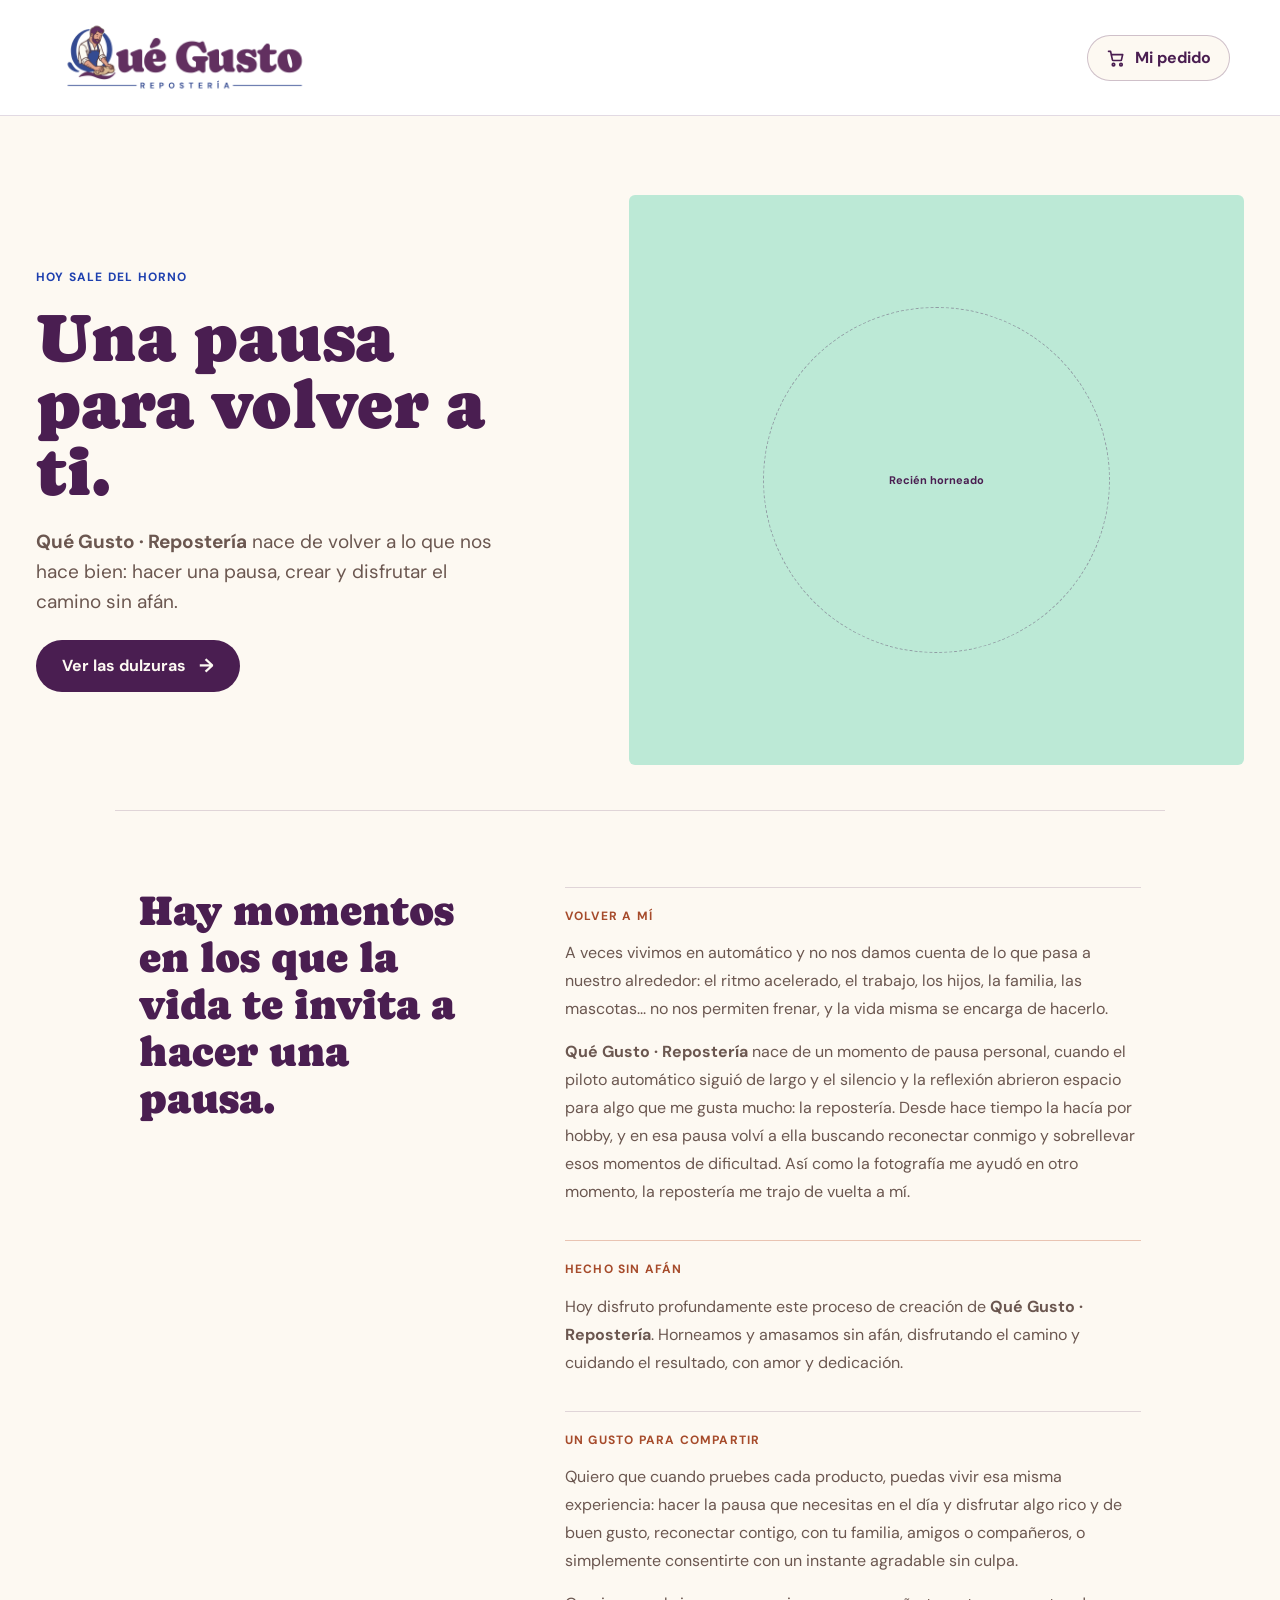
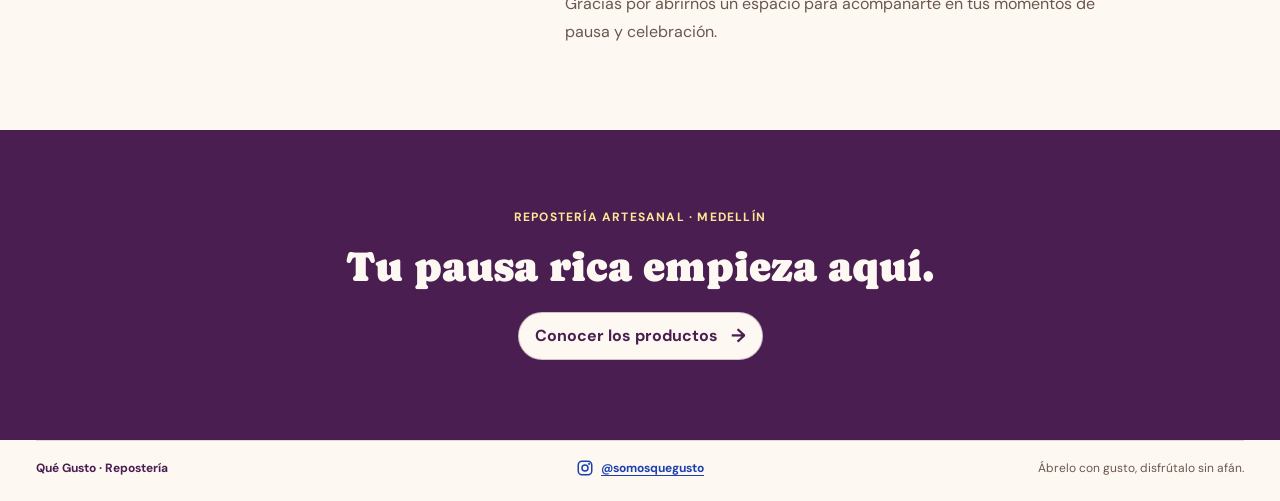
<file: index.html>
<!DOCTYPE html>
<html lang="es">
  <head>
    <meta charset="UTF-8">
    <meta name="viewport" content="width=device-width, initial-scale=1">
    <meta name="theme-color" content="#FDF9F2">
    <link rel="icon" type="image/png" href="./isotipo-artesano-transparente.png">
    <meta name="description" content="Repostería artesanal hecha con gusto en Medellín. Elige tus favoritos y escríbenos para armar tu pedido.">
    <link rel="preconnect" href="https://fonts.googleapis.com">
    <link rel="preconnect" href="https://fonts.gstatic.com" crossorigin>
    <link href="https://fonts.googleapis.com/css2?family=Caprasimo&family=DM+Sans:wght@400;500;600;700&display=swap" rel="stylesheet">
    <title>Qué Gusto · Repostería</title>
    <link rel="stylesheet" href="./styles.css">
  </head>
  <body>
    <div id="app" class="qg-surface"></div>
    <script type="module" src="./app.js"></script>
  </body>
</html>
</file>
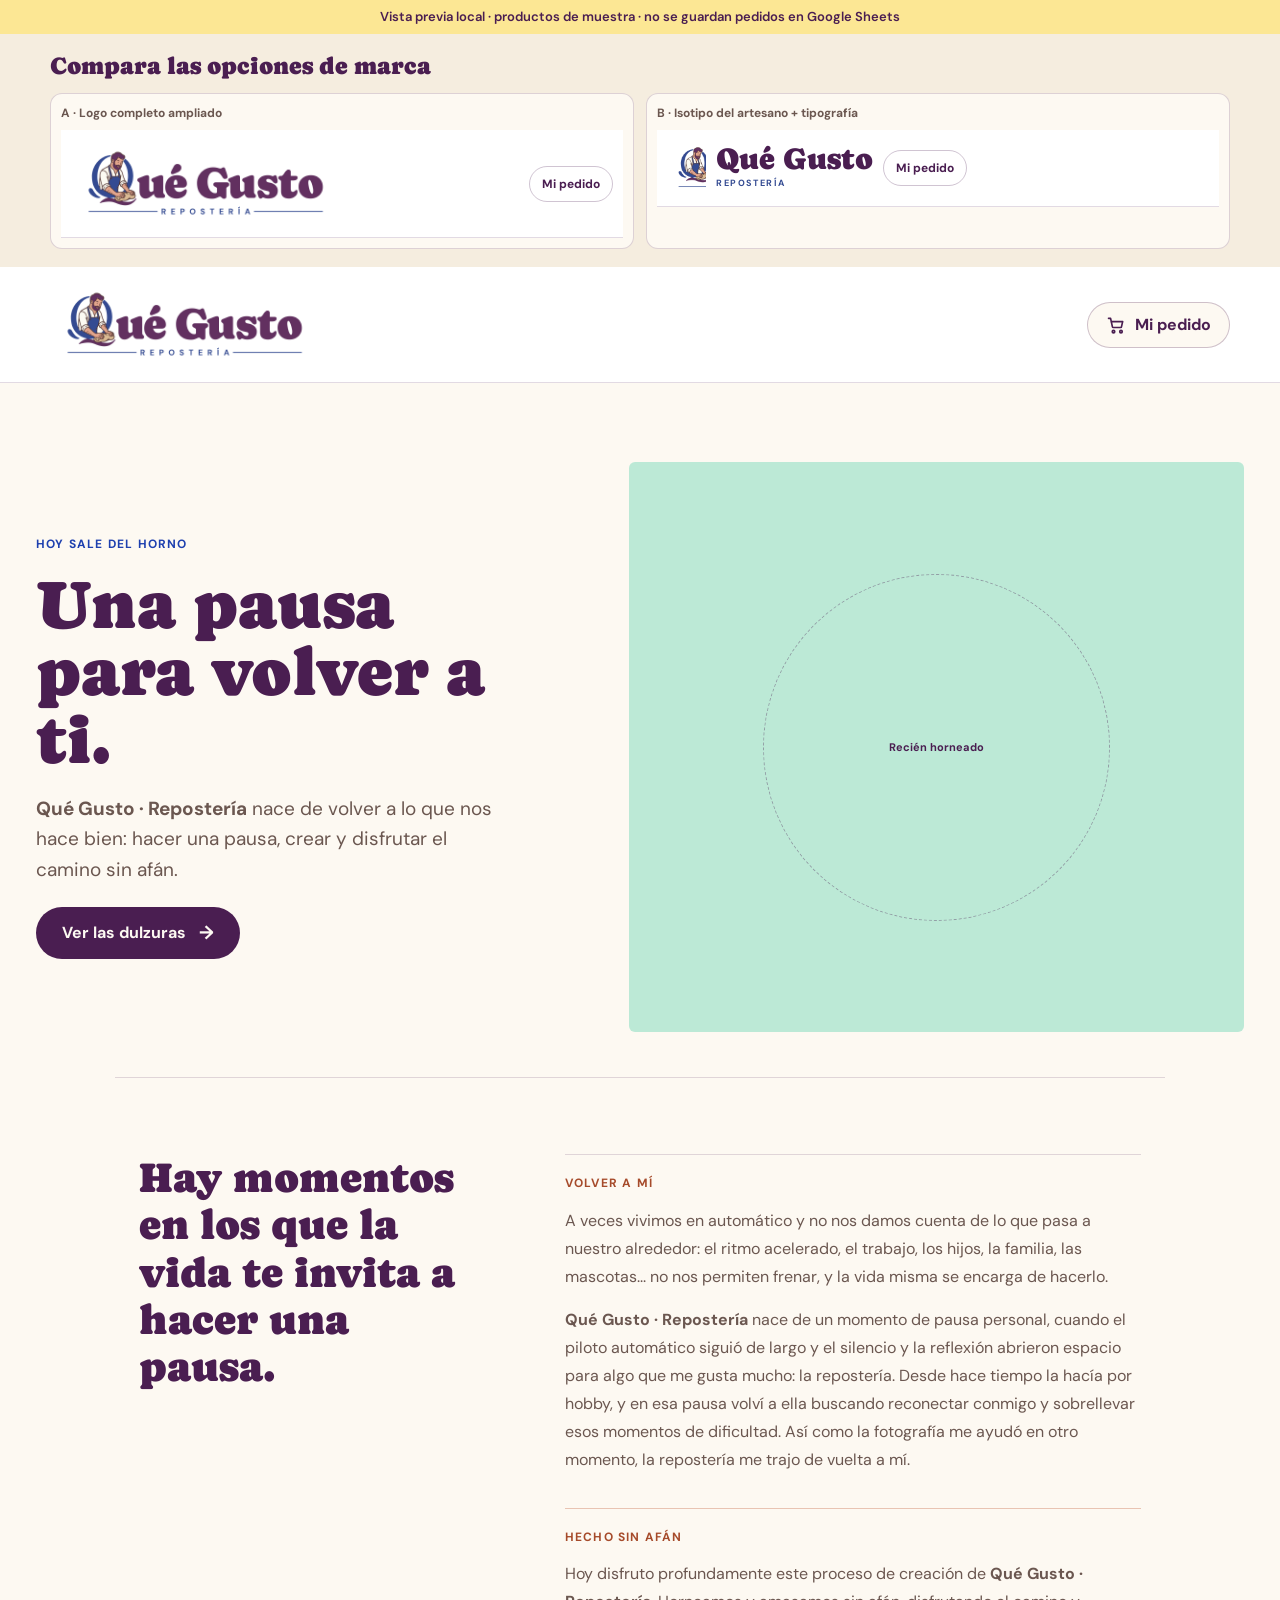
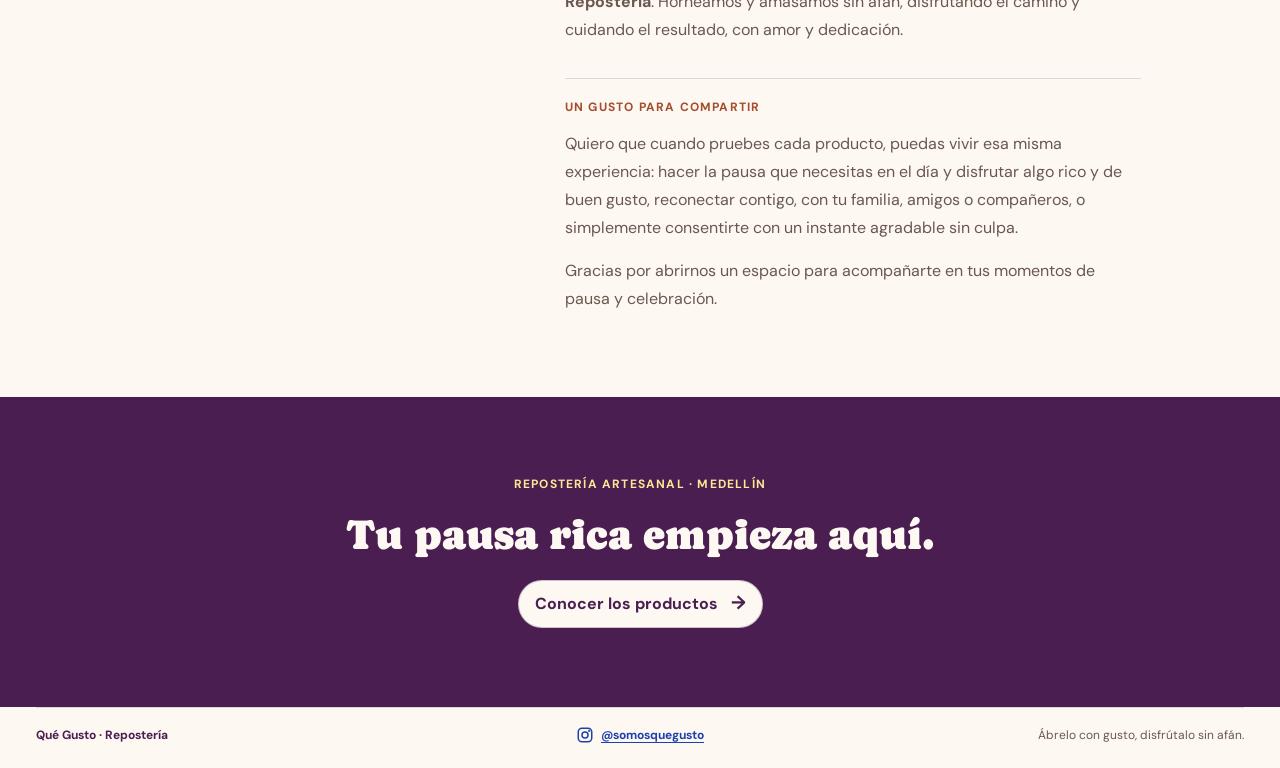
<file: preview.html>
<!DOCTYPE html>
<html lang="es">
<head>
  <meta charset="UTF-8">
  <meta name="viewport" content="width=device-width, initial-scale=1">
  <meta name="theme-color" content="#FDF9F2">
  <link rel="icon" type="image/png" href="./isotipo-artesano-transparente.png">
  <title>Vista previa · Qué Gusto · Repostería</title>
  <link rel="preconnect" href="https://fonts.googleapis.com">
  <link rel="preconnect" href="https://fonts.gstatic.com" crossorigin>
  <link href="https://fonts.googleapis.com/css2?family=Caprasimo&family=DM+Sans:wght@400;500;600;700&display=swap" rel="stylesheet">
  <style>
    .preview-notice {
      position: relative;
      z-index: 20;
      padding: 8px 16px;
      background: #FCE794;
      color: #4A1E51;
      font: 600 13px/1.4 "DM Sans", sans-serif;
      text-align: center;
    }
    .preview-error {
      margin: 24px;
      border: 1px solid #A64B2B;
      border-radius: 12px;
      padding: 16px;
      color: #842e2a;
      font: 16px/1.5 "DM Sans", sans-serif;
    }
    .brand-options {
      padding: 18px 24px;
      background: #F5EDDF;
      color: #2E1A16;
      font-family: "DM Sans", sans-serif;
    }
    .brand-options__inner { max-width: 1180px; margin: 0 auto; }
    .brand-options__title { margin: 0 0 12px; color: #4A1E51; font: 24px/1.2 "Caprasimo", Georgia, serif; }
    .brand-options__grid { display: grid; grid-template-columns: repeat(2, minmax(0, 1fr)); gap: 12px; }
    .brand-options__card { min-width: 0; border: 1px solid rgb(74 30 81 / 18%); border-radius: 12px; padding: 10px; background: #FDF9F2; }
    .brand-options__label { margin: 0 0 8px; color: #6B5750; font-size: 12px; font-weight: 700; }
    .brand-options__sample { display: flex; min-height: 76px; align-items: center; justify-content: space-between; gap: 10px; border-bottom: 1px solid rgb(74 30 81 / 16%); padding: 8px 10px; background: #fff; }
    .brand-options__full-logo { display: block; width: auto; height: 91.2384px; }
    .brand-options__sample--type { justify-content: flex-start; }
    .brand-options__mark { position: relative; width: 39.2px; height: 60px; flex: none; overflow: hidden; }
    .brand-options__mark img { position: absolute; top: 0; left: 0; display: block; width: auto; max-width: none; height: 60px; }
    .brand-options__wordmark { display: flex; flex-direction: column; color: #4A1E51; }
    .brand-options__wordmark strong { font: 30px/.95 "Caprasimo", Georgia, serif; }
    .brand-options__wordmark span { margin-top: 4px; color: #344B92; font-size: 9px; font-weight: 700; letter-spacing: .16em; text-transform: uppercase; }
    .brand-options__action { flex: none; border: 1px solid rgb(74 30 81 / 26%); border-radius: 999px; padding: 8px 12px; color: #4A1E51; font-size: 12px; font-weight: 700; }
    @media (max-width: 640px) {
      .brand-options { padding: 14px 16px; }
      .brand-options__grid { grid-template-columns: 1fr; }
      .brand-options__title { font-size: 21px; }
    }
  </style>
</head>
<body>
  <div class="preview-notice">Vista previa local · productos de muestra · no se guardan pedidos en Google Sheets</div>
  <section class="brand-options" aria-labelledby="brand-options-title">
    <div class="brand-options__inner">
      <h1 class="brand-options__title" id="brand-options-title">Compara las opciones de marca</h1>
      <div class="brand-options__grid">
        <article class="brand-options__card">
          <h2 class="brand-options__label">A · Logo completo ampliado</h2>
          <div class="brand-options__sample">
            <img class="brand-options__full-logo" src="./logo-A-blanco.png" alt="Logo completo de Qué Gusto · Repostería">
            <span class="brand-options__action">Mi pedido</span>
          </div>
        </article>
        <article class="brand-options__card">
          <h2 class="brand-options__label">B · Isotipo del artesano + tipografía</h2>
          <div class="brand-options__sample brand-options__sample--type">
            <span class="brand-options__mark" aria-hidden="true"><img src="./logo-A-blanco.png" alt=""></span>
            <span class="brand-options__wordmark"><strong>Qué Gusto</strong><span>Repostería</span></span>
            <span class="brand-options__action">Mi pedido</span>
          </div>
        </article>
      </div>
    </div>
  </section>
  <div id="app" class="qg-surface"></div>
  <script>
    const sampleProducts = [
      {
        id: 'demo-cookie',
        nombre: 'Cookie doble chocolate',
        categoria: 'Qué Cookies',
        descripcion: 'Suave por dentro, con chocolate y hecha con mantequilla real.',
        precio: 12000,
        imagen: ''
      },
      {
        id: 'demo-roll',
        nombre: 'Rollo de canela',
        categoria: 'Qué Rollos',
        descripcion: 'Masa tierna, canela aromática y glaseado artesanal.',
        precio: 14000,
        imagen: ''
      },
      {
        id: 'demo-cake',
        nombre: 'Bizcocho de vainilla',
        categoria: 'Qué Bizcocho',
        descripcion: 'Horneado a su tiempo para acompañar una pausa rica.',
        precio: 28000,
        imagen: ''
      }
    ];

    const realFetch = window.fetch.bind(window);
    window.fetch = async (url, options = {}) => {
      if (String(url).includes('script.google.com')) {
        if (options.method === 'POST') {
          const payload = JSON.parse(options.body || '{}');
          return new Response(JSON.stringify({
            status: 'success',
            orderId: 'QG-DEMO-0001',
            fecha: payload.datos && payload.datos.fechaEntrega,
            avisos: []
          }), { status: 200, headers: { 'Content-Type': 'application/json' } });
        }
        await new Promise((resolve) => window.setTimeout(resolve, 100));
        return new Response(JSON.stringify(sampleProducts), {
          status: 200,
          headers: { 'Content-Type': 'application/json' }
        });
      }
      return realFetch(url, options);
    };
  </script>
  <link rel="stylesheet" href="./styles.css">
  <script type="module" src="./app.js"></script>
</body>
</html>
</file>
<file: styles.css>
:root {
  --surface: #FDF9F2;
  --surface-sunken: #F5EDDF;
  --surface-inverse: #4A1E51;
  --ink: #2E1A16;
  --ink-soft: #6B5750;
  --ink-brand: #4A1E51;
  --ink-on-inverse: #FDF9F2;
  --action: #4A1E51;
  --action-hover: #5C2764;
  --action-pressed: #3A1741;
  --on-action: #FDF9F2;
  --link: #1E40AF;
  --link-hover: #173292;
  --ink-eyebrow: #1E40AF;
  --accent-fresh: #BCE9D6;
  --on-accent-fresh: #4A1E51;
  --accent-warm: #C25E3A;
  --accent-warm-text: #A64B2B;
  --accent-on-inverse: #FCE794;
  --border-strong: #4A1E51;
  --hairline: rgb(74 30 81 / 16%);
  --focus-ring: #1E40AF;
  --focus-ring-inverse: #BCE9D6;
  --line-inmediata: #FCE794;
  --line-experiencia: #BCE9D6;
  --line-regalo: #F7B5CD;
  --line-gourmet: #8EA873;
  --success-bg: #BCE9D6;
  --on-success: #4A1E51;
  --notice-bg: #FCE794;
  --error: #A64B2B;
  --disabled-bg: #EDE4D4;
  --disabled-ink: #685c63;
  --scrim: rgb(46 26 22 / 56%);
  --space-1: 4px;
  --space-2: 8px;
  --space-3: 12px;
  --space-4: 16px;
  --space-5: 24px;
  --space-6: 32px;
  --space-7: 48px;
  --space-8: 64px;
  --radius-sm: 8px;
  --radius-md: 16px;
  --radius-lg: 24px;
  --radius-xl: 32px;
  --radius-pill: 999px;
  --shadow-overlay: 0 12px 32px rgb(46 26 22 / 18%);
  --touch-target: 48px;
  --control-height: 52px;
  --icon-md: 24px;
  --logo-height: 91.2384px;
  --border-hairline: 1px;
  --border-control: 2px;
  --focus-ring-width: 3px;
  --z-sticky: 10;
  --font-display: "Caprasimo", Georgia, serif;
  --font-body: "DM Sans", system-ui, -apple-system, "Segoe UI", sans-serif;
}

* { box-sizing: border-box; }
html { -webkit-text-size-adjust: 100%; scroll-behavior: smooth; }
body { margin: 0; background: var(--surface); color: var(--ink); font-family: var(--font-body); font-size: 16px; line-height: 1.5; }
h1, h2, h3, p, ul { margin: 0; }
a { color: var(--link); }
a:hover { color: var(--link-hover); }
button, input, select, textarea { font: inherit; }
button { cursor: pointer; }
button:disabled { cursor: not-allowed; }
[hidden] { display: none !important; }

.display-hero { font-family: var(--font-display); font-size: 40px; line-height: 1.08; font-weight: 400; }
.heading-lg { font-family: var(--font-display); font-size: 32px; line-height: 1.18; font-weight: 400; }
.heading-md { font-family: var(--font-display); font-size: 24px; line-height: 1.25; font-weight: 400; }
.heading-sm { font-family: var(--font-body); font-size: 20px; line-height: 1.3; font-weight: 700; }
.price { font-family: var(--font-body); font-size: 22px; line-height: 1.2; font-weight: 700; }
.body-lg { font-size: 18px; line-height: 1.55; }
.body { font-size: 16px; line-height: 1.5; }
.body-strong { font-size: 16px; line-height: 1.5; font-weight: 700; }
.body-sm { font-size: 14px; line-height: 1.45; }
.label { font-size: 14px; line-height: 1.45; font-weight: 700; }
.caption { font-size: 12px; line-height: 1.35; font-weight: 500; }
.eyebrow { font-size: 12px; line-height: 1.35; font-weight: 700; letter-spacing: .1em; }

.wrap { display: flex; max-width: 1120px; flex-direction: column; gap: 24px; margin: 0 auto; padding: 32px 16px 64px; }
.narrow { max-width: 720px; }
.center { align-items: center; text-align: center; }
.row { display: flex; flex-wrap: wrap; align-items: center; gap: 8px; }
.grid { display: grid; grid-template-columns: repeat(auto-fill, minmax(min(100%, 260px), 1fr)); gap: 24px; }
.cols { display: flex; flex-wrap: wrap; align-items: flex-start; gap: 32px; }
.cols > * { flex: 1 1 360px; min-width: 0; }
.form { display: flex; flex-direction: column; gap: 16px; }
.bar { position: sticky; bottom: 12px; display: flex; justify-content: center; }
.bar .qg-btn { box-shadow: var(--shadow-overlay); }
.head-inner { display: flex; width: 100%; max-width: 1120px; flex-wrap: wrap; align-items: center; justify-content: space-between; gap: 12px; margin: 0 auto; }
.brand { display: flex; flex-direction: column; color: inherit; text-decoration: none; }
.brand .heading-md { color: var(--ink-brand); }
.muted { color: var(--ink-soft); }
.brandc { color: var(--ink-brand); }

.qg-surface { min-height: 100vh; background: var(--surface); color: var(--ink); font-family: var(--font-body); }
.qg-eyebrow { color: var(--ink-eyebrow); text-transform: uppercase; }
.qg-icon { width: var(--icon-md); height: var(--icon-md); flex: none; fill: none; stroke: currentColor; stroke-width: 2; stroke-linecap: round; stroke-linejoin: round; }
.qg-price { color: var(--accent-warm-text); font-variant-numeric: tabular-nums; white-space: nowrap; }
.qg-sr-only { position: absolute; width: 1px; height: 1px; overflow: hidden; clip: rect(0 0 0 0); white-space: nowrap; }

.qg-hero { position: relative; isolation: isolate; overflow: hidden; display: flex; min-height: 260px; align-items: center; border-radius: var(--radius-xl); padding: clamp(24px, 6vw, 48px); background: var(--accent-fresh); }
.qg-hero::after { position: absolute; z-index: -1; right: -54px; bottom: -96px; width: 250px; height: 250px; border: 2px dashed rgb(74 30 81 / 24%); border-radius: 50%; content: ""; }
.qg-hero__copy { display: flex; max-width: 660px; flex-direction: column; align-items: flex-start; gap: var(--space-3); }
.qg-hero__title { max-width: 620px; font-size: clamp(36px, 7vw, 58px); line-height: 1.03; }
.qg-hero__description { max-width: 500px; color: var(--ink-brand); }
.qg-catalog-section { display: flex; flex-direction: column; gap: var(--space-4); }
.qg-catalog-intro { display: flex; align-items: end; justify-content: space-between; gap: var(--space-4); }
.qg-catalog-intro__copy { display: flex; flex-direction: column; gap: var(--space-2); }
.qg-catalog-intro__aside { max-width: 290px; color: var(--ink-soft); text-align: right; }

.qg-btn { display: inline-flex; min-height: var(--touch-target); align-items: center; justify-content: center; gap: var(--space-2); border: var(--border-control) solid transparent; border-radius: var(--radius-pill); padding: 0 var(--space-5); background: transparent; color: inherit; font-family: var(--font-body); font-size: 16px; font-weight: 700; text-align: center; text-decoration: none; white-space: nowrap; transition: background-color .18s ease-out, border-color .18s ease-out, transform .18s ease-out; }
.qg-btn:active { transform: scale(.98); }
.qg-btn:focus-visible { outline: var(--focus-ring-width) solid var(--focus-ring); outline-offset: 3px; }
.qg-btn--primary { background: var(--action); color: var(--on-action); }
.qg-btn--primary:hover { background: var(--action-hover); color: var(--on-action); }
.qg-btn--primary:active { background: var(--action-pressed); color: var(--on-action); }
.qg-btn--fresh { background: var(--accent-fresh); color: var(--on-accent-fresh); }
.qg-btn--fresh:hover { border-color: var(--border-strong); }
.qg-btn--secondary { border-color: var(--border-strong); color: var(--ink-brand); }
.qg-btn--secondary:hover { background: var(--surface-sunken); }
.qg-btn--ghost { padding: 0 var(--space-3); color: var(--link); }
.qg-btn--ghost:hover { background: var(--surface-sunken); color: var(--link-hover); }
.qg-btn--lg { min-height: var(--control-height); }
.qg-btn--block { display: flex; width: 100%; }
.qg-btn--icon { width: var(--touch-target); padding: 0; }
.qg-btn[disabled], .qg-btn[aria-disabled="true"] { transform: none; border-color: transparent; background: var(--disabled-bg); color: var(--disabled-ink); cursor: not-allowed; }
.on-inverse .qg-btn:focus-visible { outline-color: var(--focus-ring-inverse); }

.qg-tag { display: inline-flex; align-items: center; gap: var(--space-1); border-radius: var(--radius-pill); padding: var(--space-1) var(--space-3); background: var(--surface-sunken); color: var(--ink); }
.qg-tag--inmediata { background: var(--line-inmediata); }
.qg-tag--experiencia { background: var(--line-experiencia); }
.qg-tag--regalo { background: var(--line-regalo); }
.qg-tag--gourmet { background: var(--line-gourmet); }
.qg-tag--selected { background: var(--action); color: var(--on-action); }

.qg-header { position: sticky; z-index: var(--z-sticky); top: 0; display: flex; align-items: center; justify-content: space-between; gap: var(--space-3); border-bottom: var(--border-hairline) solid var(--hairline); padding: var(--space-2) var(--space-4); background: var(--surface); }
.qg-header__logo { display: block; width: auto; height: var(--logo-height); }
.qg-header__title { flex: 1; min-width: 0; }
.qg-cartbtn { position: relative; }
.qg-cartbtn__count { position: absolute; top: -4px; right: -4px; display: inline-flex; min-width: var(--space-5); height: var(--space-5); align-items: center; justify-content: center; border-radius: var(--radius-pill); padding: 0 var(--space-1); background: var(--accent-warm-text); color: var(--on-action); font-variant-numeric: tabular-nums; }
.qg-cartbtn__count.is-bump { animation: qg-bump .24s ease-out; }
@keyframes qg-bump { 0% { transform: scale(1); } 50% { transform: scale(1.12); } 100% { transform: scale(1); } }

.qg-banner { display: flex; align-items: flex-start; gap: var(--space-3); border-radius: var(--radius-md); padding: var(--space-4); background: var(--notice-bg); color: var(--ink); }
.qg-banner--open { background: var(--success-bg); color: var(--on-success); }
.qg-banner .qg-icon { margin-top: var(--space-1); }
.qg-banner__text { display: flex; min-width: 0; flex-direction: column; gap: var(--space-1); }

.qg-card { display: flex; min-width: 0; flex-direction: column; overflow: hidden; border: var(--border-control) solid var(--hairline); border-radius: var(--radius-lg); background: var(--surface); transition: border-color .18s ease-out; }
.qg-card:hover { border-color: rgb(74 30 81 / 38%); }
.qg-card--selected { border-color: var(--link); }
.qg-card__media { position: relative; max-width: 100%; aspect-ratio: 4 / 3; overflow: hidden; background: var(--line-inmediata); }
.qg-card__media img { display: block; width: 100%; height: 100%; object-fit: cover; }
.qg-card__disc { position: absolute; right: calc(var(--space-6) * -1); bottom: calc(var(--space-6) * -1); width: calc(var(--space-8) * 2); height: calc(var(--space-8) * 2); border-radius: 50%; background: var(--surface); opacity: .45; }
.qg-card__ph { position: absolute; bottom: var(--space-3); left: var(--space-4); color: var(--ink-soft); }
.qg-card__tags { position: absolute; top: var(--space-3); left: var(--space-3); display: flex; flex-wrap: wrap; gap: var(--space-2); }
.qg-card__body { display: flex; min-width: 0; flex: 1; flex-direction: column; gap: var(--space-2); padding: var(--space-4); }
.qg-card__title { margin: 0; color: var(--ink-brand); }
.qg-card__desc { margin: 0; color: var(--ink); }
.qg-card__footer { display: flex; align-items: center; justify-content: space-between; flex-wrap: wrap; gap: var(--space-3); margin-top: auto; padding: 0 var(--space-4) var(--space-4); }
.qg-card__ph { border-radius: var(--radius-pill); padding: 5px 9px; background: rgb(253 249 242 / 78%); }

.qg-options { display: flex; min-width: 0; flex-wrap: wrap; gap: var(--space-2); margin: 0; padding: 0; border: 0; }
.qg-option { position: relative; display: inline-flex; min-width: 0; }
.qg-option input { position: absolute; inset: 0; width: 100%; height: 100%; margin: 0; opacity: 0; cursor: pointer; }
.qg-option__face { display: flex; min-height: var(--touch-target); flex-direction: column; justify-content: center; border: var(--border-control) solid var(--border-strong); border-radius: var(--radius-md); padding: var(--space-2) var(--space-4); background: var(--surface); color: var(--ink-brand); transition: background-color .18s ease-out; }
.qg-option input:hover + .qg-option__face { background: var(--surface-sunken); }
.qg-option input:checked + .qg-option__face { border-color: var(--action); background: var(--action); color: var(--on-action); }
.qg-option input:focus-visible + .qg-option__face { outline: var(--focus-ring-width) solid var(--focus-ring); outline-offset: 3px; }
.qg-option__sub { color: inherit; opacity: 1; }

.qg-stepper { display: inline-flex; align-items: center; border: var(--border-control) solid var(--border-strong); border-radius: var(--radius-pill); background: var(--surface); }
.qg-stepper__btn { display: inline-flex; width: var(--touch-target); height: var(--touch-target); align-items: center; justify-content: center; border: 0; border-radius: var(--radius-pill); padding: 0; background: transparent; color: var(--ink-brand); }
.qg-stepper__btn:hover { background: var(--surface-sunken); }
.qg-stepper__btn:focus-visible { outline: var(--focus-ring-width) solid var(--focus-ring); outline-offset: -3px; }
.qg-stepper__btn[disabled] { background: transparent; color: var(--disabled-ink); cursor: not-allowed; }
.qg-stepper__value { min-width: var(--space-7); color: var(--ink); text-align: center; font-variant-numeric: tabular-nums; }

.qg-cart { display: flex; min-width: 0; flex-direction: column; gap: var(--space-4); }
.qg-cart__line { display: grid; grid-template-columns: minmax(0, 1fr) auto; align-items: center; gap: var(--space-2) var(--space-3); border-bottom: var(--border-hairline) solid var(--hairline); padding-bottom: var(--space-4); }
.qg-cart__name { margin: 0; color: var(--ink-brand); }
.qg-cart__meta { margin: 0; color: var(--ink-soft); }
.qg-cart__line-total { text-align: right; }
.qg-cart__totals { display: flex; flex-direction: column; gap: var(--space-2); border-radius: var(--radius-md); padding: var(--space-4); background: var(--surface-sunken); }
.qg-cart__row { display: flex; align-items: baseline; justify-content: space-between; gap: var(--space-3); }
.qg-sheet { border-radius: var(--radius-xl) var(--radius-xl) 0 0; padding: var(--space-5) var(--space-4); background: var(--surface); box-shadow: var(--shadow-overlay); }

.qg-field { display: flex; min-width: 0; flex-direction: column; gap: var(--space-2); }
.qg-field__label { color: var(--ink); }
.qg-required { color: var(--error); font-weight: 700; }
.qg-field__hint { margin: 0; color: var(--ink-soft); }
.qg-field__error { display: none; align-items: flex-start; gap: var(--space-2); margin: 0; color: var(--error); }
.qg-field__error .qg-icon { width: 18px; height: 18px; }
.qg-field[data-invalid="true"] .qg-field__error { display: flex; }
.qg-input, .qg-select, .qg-textarea { width: 100%; min-height: var(--control-height); border: var(--border-control) solid var(--border-strong); border-radius: var(--radius-md); padding: 0 var(--space-4); background: var(--surface); color: var(--ink); }
.qg-textarea { min-height: calc(var(--control-height) * 2); padding: var(--space-3) var(--space-4); resize: vertical; }
.qg-input::placeholder, .qg-textarea::placeholder { color: var(--ink-soft); opacity: 1; }
.qg-input:focus-visible, .qg-select:focus-visible, .qg-textarea:focus-visible { outline: var(--focus-ring-width) solid var(--focus-ring); outline-offset: 2px; border-color: var(--link); }
.qg-field[data-invalid="true"] .qg-input, .qg-field[data-invalid="true"] .qg-select, .qg-field[data-invalid="true"] .qg-textarea { border-color: var(--error); }

.qg-status { display: flex; align-items: flex-start; gap: var(--space-2); border-radius: var(--radius-md); padding: var(--space-3) var(--space-4); }
.qg-status--error { background: #fae9e7; color: #842e2a; }
.qg-status--success { background: var(--success-bg); color: var(--on-success); }
.qg-status .qg-icon { width: 20px; height: 20px; }

.qg-steps { display: flex; flex-wrap: wrap; gap: var(--space-4); margin: 0; border-radius: var(--radius-lg); padding: var(--space-5); background: var(--surface-inverse); color: var(--ink-on-inverse); list-style: none; }
.qg-steps li { display: flex; min-width: 0; flex: 1 1 140px; align-items: flex-start; gap: var(--space-3); }
.qg-steps__num { display: inline-flex; width: var(--space-6); height: var(--space-6); flex: none; align-items: center; justify-content: center; border-radius: 50%; background: var(--accent-fresh); color: var(--link); }
.qg-steps__title { margin: 0; color: var(--accent-on-inverse); text-transform: uppercase; }
.qg-steps__text { margin: 0; color: var(--ink-on-inverse); }

.qg-header { padding: 12px 24px; background: #fff; }
.qg-header__inner { display: flex; width: 100%; max-width: 1180px; align-items: center; justify-content: space-between; gap: 20px; margin: 0 auto; }
.qg-brand { display: flex; flex: none; align-items: center; color: var(--ink-brand); text-decoration: none; }
.qg-header__actions { display: flex; align-items: center; gap: 20px; }
.qg-header__city { color: var(--ink-soft); }
.qg-homebtn { display: inline-flex; width: 46px; height: 46px; flex: none; align-items: center; justify-content: center; border: 1px solid rgb(74 30 81 / 26%); border-radius: var(--radius-pill); background: var(--surface); color: var(--ink-brand); text-decoration: none; transition: background-color .18s ease, border-color .18s ease; }
.qg-homebtn:hover { border-color: var(--ink-brand); background: white; color: var(--ink-brand); }
.qg-homebtn .qg-icon { width: 22px; height: 22px; }
.qg-cartbtn { position: relative; display: inline-flex; min-height: 46px; align-items: center; justify-content: center; gap: 9px; border: 1px solid rgb(74 30 81 / 26%); border-radius: var(--radius-pill); padding: 0 18px; background: var(--surface); color: var(--ink-brand); font-weight: 700; text-decoration: none; transition: background-color .18s ease, border-color .18s ease; }
.qg-cartbtn:hover { border-color: var(--ink-brand); background: white; color: var(--ink-brand); }
.qg-cartbtn .qg-icon { width: 20px; height: 20px; }
.qg-cartbtn__count { top: -7px; right: -7px; min-width: 23px; height: 23px; border: 2px solid var(--surface); background: var(--accent-warm-text); }

.qg-store { max-width: 1180px; gap: 56px; padding: 28px 24px 36px; }
.qg-hero { display: grid; min-height: 390px; grid-template-columns: minmax(0, 1.1fr) minmax(280px, .9fr); gap: 24px; border: 1px solid rgb(74 30 81 / 8%); border-radius: var(--radius-xl); padding: clamp(30px, 6vw, 64px); background: var(--accent-fresh); }
.qg-hero::after { display: none; }
.qg-hero__copy { position: relative; z-index: 1; max-width: 590px; gap: 18px; }
.qg-hero__title { color: var(--ink-brand); font-size: clamp(44px, 6vw, 68px); line-height: .99; letter-spacing: -.025em; }
.qg-hero__description { max-width: 450px; font-size: 18px; line-height: 1.55; }
.qg-hero__cta { min-height: 50px; margin-top: 2px; padding: 0 22px; }
.qg-hero__cta span { margin-left: 4px; font-size: 18px; }
.qg-hero__art { position: relative; display: grid; min-height: 260px; place-items: center; }
.qg-hero__orbit { position: absolute; display: block; border-radius: 50%; }
.qg-hero__orbit--one { width: 270px; height: 270px; border: 1px dashed rgb(74 30 81 / 38%); }
.qg-hero__orbit--two { width: 220px; height: 220px; background: var(--line-regalo); opacity: .8; }
.qg-hero__cookie { position: relative; width: 190px; height: 190px; border: 13px solid var(--notice-bg); border-radius: 50%; background: var(--accent-warm); box-shadow: 0 0 0 1px rgb(74 30 81 / 12%); transform: rotate(-12deg); }
.qg-hero__chip { position: absolute; width: 19px; height: 14px; border-radius: 50%; background: var(--ink); transform: rotate(28deg); }
.qg-hero__chip--one { top: 28px; left: 57px; }
.qg-hero__chip--two { top: 56px; right: 28px; width: 14px; height: 19px; }
.qg-hero__chip--three { top: 96px; left: 31px; width: 15px; height: 11px; }
.qg-hero__chip--four { right: 52px; bottom: 30px; }
.qg-hero__chip--five { bottom: 57px; left: 77px; width: 13px; height: 17px; }
.qg-hero__art-label { position: absolute; right: 0; bottom: 16px; border: 1px solid rgb(74 30 81 / 15%); border-radius: var(--radius-pill); padding: 8px 14px; background: var(--surface); color: var(--ink-brand); font-size: 12px; font-weight: 700; transform: rotate(4deg); }

.qg-launch { max-width: 1440px; margin: 0 auto; padding: 34px 36px 0; }
.qg-launch__hero { display: grid; min-height: min(660px, calc(100svh - 110px)); grid-template-columns: minmax(0, .9fr) minmax(0, 1.1fr); align-items: center; gap: clamp(36px, 7vw, 100px); }
.qg-launch__hero-copy { display: flex; max-width: 540px; flex-direction: column; align-items: flex-start; gap: 20px; padding: 36px 0; animation: qg-launch-enter .65s ease-out both; }
.qg-launch__title { max-width: 560px; color: var(--ink-brand); font-family: var(--font-display); font-size: 68px; font-weight: 400; line-height: .99; }
.qg-launch__lead { max-width: 470px; color: var(--ink-soft); font-size: 19px; line-height: 1.6; }
.qg-launch__cta { margin-top: 2px; }
.qg-launch__cta span, .qg-launch__end .qg-btn span { margin-left: 5px; font-size: 19px; }
.qg-launch__visual { position: relative; width: 100%; max-height: 570px; aspect-ratio: 1 / 1.08; animation: qg-launch-enter .8s .08s ease-out both; }
.qg-launch__photo { position: relative; width: 100%; height: 100%; overflow: hidden; margin: 0; border-radius: 6px; background: var(--line-experiencia); }
.qg-launch__photo img { display: block; width: 100%; height: 100%; object-fit: cover; }
.qg-launch__photo figcaption { position: absolute; right: 0; bottom: 0; left: 0; overflow: hidden; padding: 8px 10px; background: rgb(253 249 242 / 92%); color: var(--ink-brand); font-size: 11px; font-weight: 700; text-overflow: ellipsis; white-space: nowrap; }
.qg-launch__photo--empty { display: grid; place-items: center; background: var(--line-experiencia); }
.qg-launch__photo--empty::before { width: 56%; aspect-ratio: 1; border: 1px dashed rgb(74 30 81 / 38%); border-radius: 50%; content: ""; }
.qg-launch__photo--empty span { position: absolute; max-width: 90%; padding: 5px 8px; color: var(--ink-brand); font-size: 11px; font-weight: 700; text-align: center; }
.qg-launch__story { display: grid; max-width: 1050px; grid-template-columns: minmax(220px, .75fr) minmax(0, 1.25fr); gap: 34px 80px; margin: 0 auto; border-top: 1px solid var(--hairline); padding: 76px 24px 84px; }
.qg-launch__opening { grid-column: 1; grid-row: 1 / span 3; color: var(--ink-brand); font-family: var(--font-display); font-size: 42px; line-height: 1.12; }
.qg-launch__chapter { display: flex; flex-direction: column; gap: 15px; border-top: 1px solid var(--hairline); padding-top: 20px; }
.qg-launch__chapter p { color: var(--ink-soft); font-size: 16px; line-height: 1.75; }
.qg-launch__chapter .eyebrow { color: var(--accent-warm-text); }
.qg-launch__chapter--warm { border-color: rgb(194 94 58 / 34%); }
.qg-launch__end { display: flex; min-height: 310px; flex-direction: column; align-items: center; justify-content: center; gap: 18px; margin: 0 -36px; padding: 54px 24px; background: var(--surface-inverse); color: var(--ink-on-inverse); text-align: center; }
.qg-launch__end .eyebrow { color: var(--accent-on-inverse); }
.qg-launch__end h2 { font-family: var(--font-display); font-size: 42px; font-weight: 400; line-height: 1.12; }
.qg-launch__end .qg-btn { margin-top: 4px; }
.qg-launch .qg-footer { padding: 18px 0 24px; }
@keyframes qg-launch-enter { from { opacity: 0; transform: translateY(14px); } to { opacity: 1; transform: translateY(0); } }

.qg-catalog-section { gap: 22px; scroll-margin-top: 96px; }
.qg-catalog-intro { align-items: end; }
.qg-catalog-intro__copy { gap: 5px; }
.qg-catalog-intro__aside { max-width: 340px; }
.qg-filter-row { display: flex; gap: 9px; overflow-x: auto; padding: 2px 2px 8px; scrollbar-width: thin; scrollbar-color: var(--accent-fresh) transparent; }
.qg-filter { min-height: var(--touch-target); flex: 0 0 auto; border: 1px solid rgb(74 30 81 / 20%); border-radius: var(--radius-pill); padding: 0 17px; background: transparent; color: var(--ink-brand); font-size: 14px; font-weight: 700; transition: background-color .16s ease, color .16s ease, border-color .16s ease; }
.qg-filter:hover { border-color: var(--ink-brand); background: white; }
.qg-filter.is-selected { border-color: var(--ink-brand); background: var(--ink-brand); color: var(--on-action); }
.qg-filter:focus-visible { outline: var(--focus-ring-width) solid var(--focus-ring); outline-offset: 3px; }
.grid { grid-template-columns: repeat(auto-fill, minmax(min(100%, 285px), 1fr)); gap: 22px; }
.qg-card { border: 1px solid rgb(74 30 81 / 12%); border-radius: 22px; background: #fffefa; transition: border-color .18s ease, transform .18s ease; }
.qg-card:hover { border-color: rgb(74 30 81 / 34%); transform: translateY(-3px); }
.qg-card--selected { border-color: var(--link); }
.qg-card__media { aspect-ratio: 1.22 / 1; background: var(--line-experiencia); }
.qg-card__tags { top: 14px; left: 14px; }
.qg-tag { border: 1px solid rgb(74 30 81 / 8%); background: var(--surface); }
.qg-card__body { gap: 9px; padding: 18px 18px 14px; }
.qg-card__title { font-family: var(--font-display); font-size: 23px; font-weight: 400; line-height: 1.12; }
.qg-card__desc { color: var(--ink-soft); font-size: 14px; line-height: 1.5; }
.qg-card__footer { min-height: 68px; border-top: 1px solid rgb(74 30 81 / 8%); padding: 11px 18px; }
.qg-card__footer .price { font-size: 20px; }
.qg-card__ph { bottom: 14px; left: 14px; }
.qg-btn--fresh { min-height: var(--touch-target); border: 1px solid rgb(74 30 81 / 26%); border-radius: var(--radius-pill); padding: 0 16px; background: var(--surface); color: var(--ink-brand); }
.qg-btn--fresh:hover { border-color: var(--ink-brand); background: var(--ink-brand); color: var(--on-action); }
.qg-stepper { border-color: rgb(74 30 81 / 18%); }
.qg-stepper__btn { width: var(--touch-target); height: var(--touch-target); }
.qg-footer { display: grid; grid-template-columns: 1fr auto 1fr; align-items: center; gap: 10px; border-top: 1px solid var(--hairline); padding-top: 18px; color: var(--ink-soft); font-size: 12px; }
.qg-footer span:first-child { color: var(--ink-brand); font-weight: 700; }
.qg-footer > span:last-child { text-align: right; }
.qg-footer__instagram { display: inline-flex; align-items: center; justify-self: center; gap: 7px; color: var(--link); font-weight: 700; text-decoration: underline; text-underline-offset: 3px; }
.qg-footer__instagram:hover { color: var(--link-hover); }
.qg-footer__instagram .qg-icon { width: 18px; height: 18px; }
.bar { z-index: 3; }
.bar .qg-btn { border-radius: var(--radius-pill); box-shadow: 0 8px 24px rgb(46 26 22 / 20%); }

.qg-empty-cart { min-height: 68vh; align-items: center; justify-content: center; }
.qg-empty-cart .qg-footer { width: 100%; }
.qg-loading { min-height: 68vh; align-items: center; justify-content: center; text-align: center; }
.qg-loading__content { display: flex; max-width: 480px; flex-direction: column; align-items: center; gap: 14px; }
.qg-loading__mark { display: grid; width: 72px; height: 72px; place-items: center; border-radius: 50%; background: var(--accent-fresh); color: var(--ink-brand); }
.qg-loading__mark .qg-icon { width: 32px; height: 32px; }
.qg-loading__progress { width: min(240px, 72vw); height: 6px; overflow: hidden; border-radius: var(--radius-pill); background: var(--surface-sunken); }
.qg-loading__progress span { display: block; width: 42%; height: 100%; border-radius: inherit; background: var(--accent-warm); animation: qg-progress 1.15s ease-in-out infinite; }
@keyframes qg-progress { 0% { transform: translateX(-105%); } 100% { transform: translateX(250%); } }
.qg-empty-cart__content { display: flex; width: 100%; max-width: 480px; flex-direction: column; align-items: center; gap: 14px; padding: 40px 18px; text-align: center; }
.qg-empty-cart__icon { display: grid; width: 72px; height: 72px; place-items: center; border-radius: 50%; background: var(--accent-fresh); color: var(--ink-brand); }
.qg-empty-cart__icon .qg-icon { width: 32px; height: 32px; }
.qg-checkout { max-width: 1180px; gap: 26px; }
.qg-checkout__intro { display: flex; flex-direction: column; align-items: flex-start; gap: 9px; }
.qg-checkout__intro .qg-btn { margin-bottom: 10px; }
.qg-checkout__intro p { color: var(--ink-soft); }
.qg-checkout__layout { display: grid; grid-template-columns: minmax(0, .92fr) minmax(0, 1.08fr); align-items: start; gap: 22px; }
.qg-summary__card, .qg-order-form { border: 1px solid rgb(74 30 81 / 12%); border-radius: var(--radius-lg); padding: clamp(18px, 3vw, 26px); background: #fffefa; }
.qg-summary__card { position: sticky; top: 102px; display: flex; flex-direction: column; gap: 20px; }
.qg-summary__head { display: flex; flex-direction: column; gap: 4px; }
.qg-cart { gap: 16px; }
.qg-cart__line { grid-template-columns: minmax(0, 1fr) auto; gap: 8px 12px; border-bottom-color: rgb(74 30 81 / 10%); padding-bottom: 14px; }
.qg-cart__line > div:first-child { grid-column: 1; }
.qg-cart__line-total { grid-column: 2; grid-row: 1; }
.qg-cart__line .qg-stepper { grid-column: 1; grid-row: 2; justify-self: start; }
.qg-cart__line [data-remove] { grid-column: 2; grid-row: 2; justify-self: end !important; }
.qg-cart__totals { gap: 8px; border: 1px solid rgb(74 30 81 / 8%); background: var(--surface-sunken); }
.qg-order-form { display: grid; grid-template-columns: repeat(2, minmax(0, 1fr)); gap: 16px; }
.qg-order-form__intro, .qg-field--full { grid-column: 1 / -1; }
.qg-order-form__intro { display: flex; flex-direction: column; gap: 6px; margin-bottom: 2px; }
.qg-order-form .qg-field { min-width: 0; }
.qg-order-form .qg-field--full { grid-column: 1 / -1; }
.qg-order-form .qg-btn--block { min-height: 54px; }
.qg-order-form .qg-input, .qg-order-form .qg-select, .qg-order-form .qg-textarea { border-color: rgb(74 30 81 / 24%); }
.qg-thanks { min-height: 72vh; max-width: 760px; justify-content: center; }
.qg-thanks__card { display: flex; flex-direction: column; align-items: center; gap: 16px; border: 1px solid rgb(74 30 81 / 10%); border-radius: var(--radius-xl); padding: clamp(28px, 7vw, 56px); background: #fffefa; text-align: center; }
.qg-thanks__icon { display: grid; width: 72px; height: 72px; place-items: center; border-radius: 50%; background: var(--accent-fresh); color: var(--ink-brand); }
.qg-thanks__icon .qg-icon { width: 34px; height: 34px; }
.qg-thanks__status { max-width: 500px; border-radius: var(--radius-md); padding: 12px 16px; background: var(--surface-sunken); color: var(--ink-brand); }
.qg-thanks__id { color: var(--ink-soft); }
.qg-thanks__id strong { display: inline-block; margin-left: 4px; color: var(--ink-brand); }

@media (max-width: 800px) {
  .qg-launch { padding-right: 24px; padding-left: 24px; }
  .qg-launch__hero { min-height: 0; grid-template-columns: minmax(0, 1fr) minmax(250px, .85fr); gap: 28px; padding: 24px 0 54px; }
  .qg-launch__title { font-size: 54px; }
  .qg-launch__lead { font-size: 17px; }
  .qg-launch__visual { max-height: 460px; }
  .qg-launch__story { grid-template-columns: minmax(160px, .7fr) minmax(0, 1.3fr); gap: 28px 42px; padding: 58px 12px 64px; }
  .qg-launch__opening { font-size: 34px; }
  .qg-launch__end { margin-right: -24px; margin-left: -24px; }
  .qg-checkout__layout { grid-template-columns: 1fr; }
  .qg-summary__card { position: static; }
}

@media (max-width: 640px) {
  .display-hero { font-size: 32px; }
  .wrap { gap: 24px; padding-top: 22px; }
  .qg-header { padding: 10px 16px; }
  .qg-header__inner { gap: 8px; }
  .qg-header__actions { gap: 8px; }
  .qg-header__city { display: none; }
  .qg-header__logo { height: 68.9472px; }
  .qg-homebtn { width: var(--touch-target); height: var(--touch-target); }
  .qg-cartbtn { min-height: var(--touch-target); padding: 0 13px; }
  .qg-launch { padding: 16px 16px 0; }
  .qg-launch__hero { grid-template-columns: 1fr; gap: 18px; padding: 25px 0 42px; }
  .qg-launch__hero-copy { gap: 15px; padding: 8px 0; }
  .qg-launch__title { max-width: 430px; font-size: 46px; }
  .qg-launch__lead { font-size: 16px; }
  .qg-launch__visual { max-height: 360px; aspect-ratio: 1.25 / 1; }
  .qg-launch__story { grid-template-columns: 1fr; gap: 26px; padding: 42px 2px 50px; }
  .qg-launch__opening { grid-column: 1; grid-row: auto; max-width: 400px; font-size: 34px; }
  .qg-launch__chapter { gap: 12px; padding-top: 16px; }
  .qg-launch__end { min-height: 280px; gap: 14px; margin-right: -16px; margin-left: -16px; padding: 42px 20px; }
  .qg-launch__end h2 { max-width: 360px; font-size: 34px; }
  .qg-launch .qg-footer { padding: 16px 0 20px; }
  .qg-store { gap: 38px; padding: 18px 16px 28px; }
  .qg-hero { min-height: 0; grid-template-columns: 1fr; gap: 6px; border-radius: 24px; padding: 28px 22px 20px; }
  .qg-hero__copy { gap: 13px; }
  .qg-hero__title { max-width: 400px; font-size: clamp(40px, 12vw, 54px); }
  .qg-hero__description { font-size: 16px; }
  .qg-hero__art { min-height: 155px; margin-top: -6px; }
  .qg-hero__orbit--one { width: 150px; height: 150px; }
  .qg-hero__orbit--two { width: 125px; height: 125px; }
  .qg-hero__cookie { width: 108px; height: 108px; border-width: 9px; }
  .qg-hero__chip { width: 12px; height: 9px; }
  .qg-hero__chip--one { top: 17px; left: 32px; }
  .qg-hero__chip--two { top: 32px; right: 16px; width: 9px; height: 12px; }
  .qg-hero__chip--three { top: 54px; left: 16px; width: 10px; height: 8px; }
  .qg-hero__chip--four { right: 29px; bottom: 17px; }
  .qg-hero__chip--five { bottom: 31px; left: 43px; width: 9px; height: 11px; }
  .qg-hero__art-label { right: 1%; bottom: 4px; }
  .qg-catalog-section { gap: 17px; }
  .qg-catalog-intro { align-items: flex-start; flex-direction: column; gap: 5px; }
  .qg-catalog-intro__aside { max-width: none; text-align: left; }
  .qg-filter-row { margin-right: -16px; padding-right: 16px; }
  .grid { grid-template-columns: 1fr; gap: 16px; }
  .qg-card { display: grid; grid-template-columns: minmax(0, .9fr) minmax(0, 1.1fr); align-items: stretch; }
  .qg-card__media { grid-column: 1; grid-row: 1 / 3; min-height: 100%; aspect-ratio: auto; }
  .qg-card__body { grid-column: 2; grid-row: 1; padding: 16px 14px 8px; }
  .qg-card__title { font-size: 20px; }
  .qg-card__desc { font-size: 13px; }
  .qg-card__footer { grid-column: 2; grid-row: 2; min-height: auto; flex-wrap: wrap; align-content: end; align-items: center; gap: 8px; border-top: 0; padding: 8px 14px 14px; }
  .qg-card__footer .price { font-size: 17px; }
  .qg-card__footer .qg-btn { min-height: var(--touch-target); padding: 0 11px; font-size: 13px; }
  .qg-card__footer .qg-icon { width: 18px; height: 18px; }
  .qg-card__footer .qg-stepper__btn { width: var(--touch-target); height: var(--touch-target); }
  .qg-card__footer .qg-stepper__value { min-width: 32px; }
  .qg-card__tags { top: 8px; left: 8px; }
  .qg-card__tags .qg-tag { padding: 3px 7px; font-size: 10px; }
  .qg-card__ph { right: 6px; bottom: 8px; left: 6px; padding: 4px 5px; font-size: 10px; text-align: center; }
  .qg-footer { grid-template-columns: 1fr; justify-items: center; text-align: center; }
  .qg-footer > span:last-child { text-align: center; }
  .qg-checkout { gap: 20px; padding: 18px 16px 32px; }
  .qg-checkout__intro { gap: 7px; }
  .qg-checkout__layout { gap: 16px; }
  .qg-summary__card, .qg-order-form { border-radius: 20px; padding: 18px; }
  .qg-order-form { grid-template-columns: 1fr; gap: 14px; }
  .qg-order-form__intro, .qg-field--full { grid-column: 1; }
  .qg-cart__line { grid-template-columns: minmax(0, 1fr) auto; }
  .qg-cart__line .qg-stepper, .qg-cart__line [data-remove] { grid-column: auto; grid-row: 2; }
  .qg-cart__line .qg-stepper { grid-column: 1; }
  .qg-cart__line [data-remove] { grid-column: 2; }
}

@media (max-width: 390px) {
  .qg-card { grid-template-columns: minmax(0, .78fr) minmax(0, 1.22fr); }
  .qg-card__body { padding-right: 10px; padding-left: 11px; }
  .qg-card__footer { padding-right: 10px; padding-left: 11px; }
  .qg-card__footer .price { font-size: 15px; }
}

@media (prefers-reduced-motion: reduce) {
  html { scroll-behavior: auto; }
  .qg-launch__hero-copy, .qg-launch__visual { animation: none; }
  .qg-loading__progress span { width: 100%; animation: none; }
  .qg-btn, .qg-card, .qg-option__face { transition: none; }
  .qg-btn:active { transform: none; }
  .qg-cartbtn__count.is-bump { animation: none; }
}
</file>
